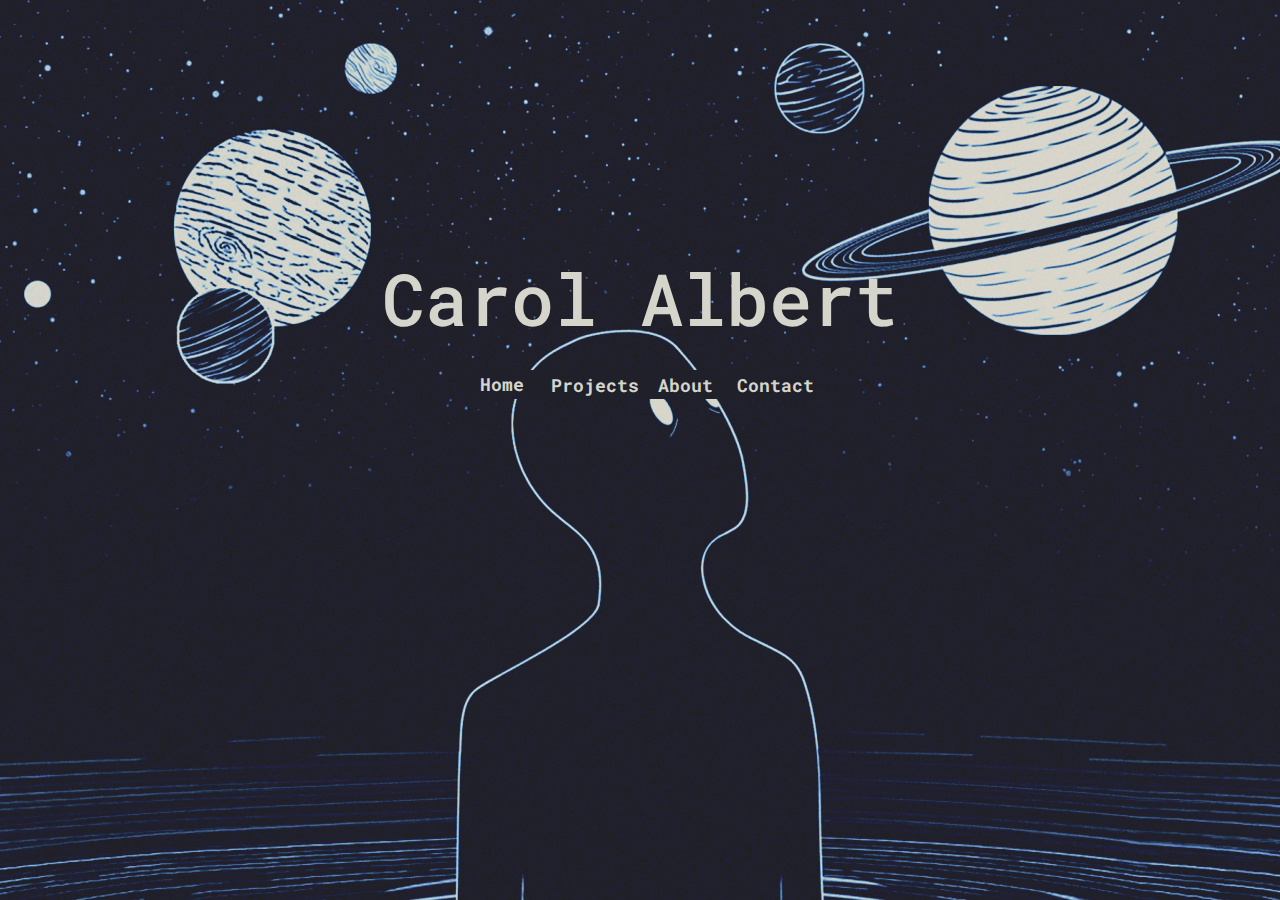
<file: index.html>
<!DOCTYPE html>
<html lang="en">
  <head>
    <link
      rel="stylesheet"
      href="https://stackpath.bootstrapcdn.com/bootstrap/4.4.1/css/bootstrap.min.css"
    />

    <link
      href="https://fonts.googleapis.com/css?family=Lora:400,700|Montserrat:300"
      rel="stylesheet"
    />
    <link rel="stylesheet" type="text/css" href="custom.css" />

    <meta charset="UTF-8" />
    <meta name="viewport" content="width=device-width, initial-scale=1.0" />
    <title>indexpage</title>
  </head>
  <body>
    <h1>Carol Albert</h1>

    <div class="homenav">
      <table class="front">
        <th><a href="index.html">Home</a></th>
        <th><a href="project.html">Projects</a></th>
        <th><a href="aboutme.html">About</a></th>
        <th><a href="contact.html"> Contact</a></th>
        <th></th>
      </table>
    </div>
  </body>
</html>
</file>
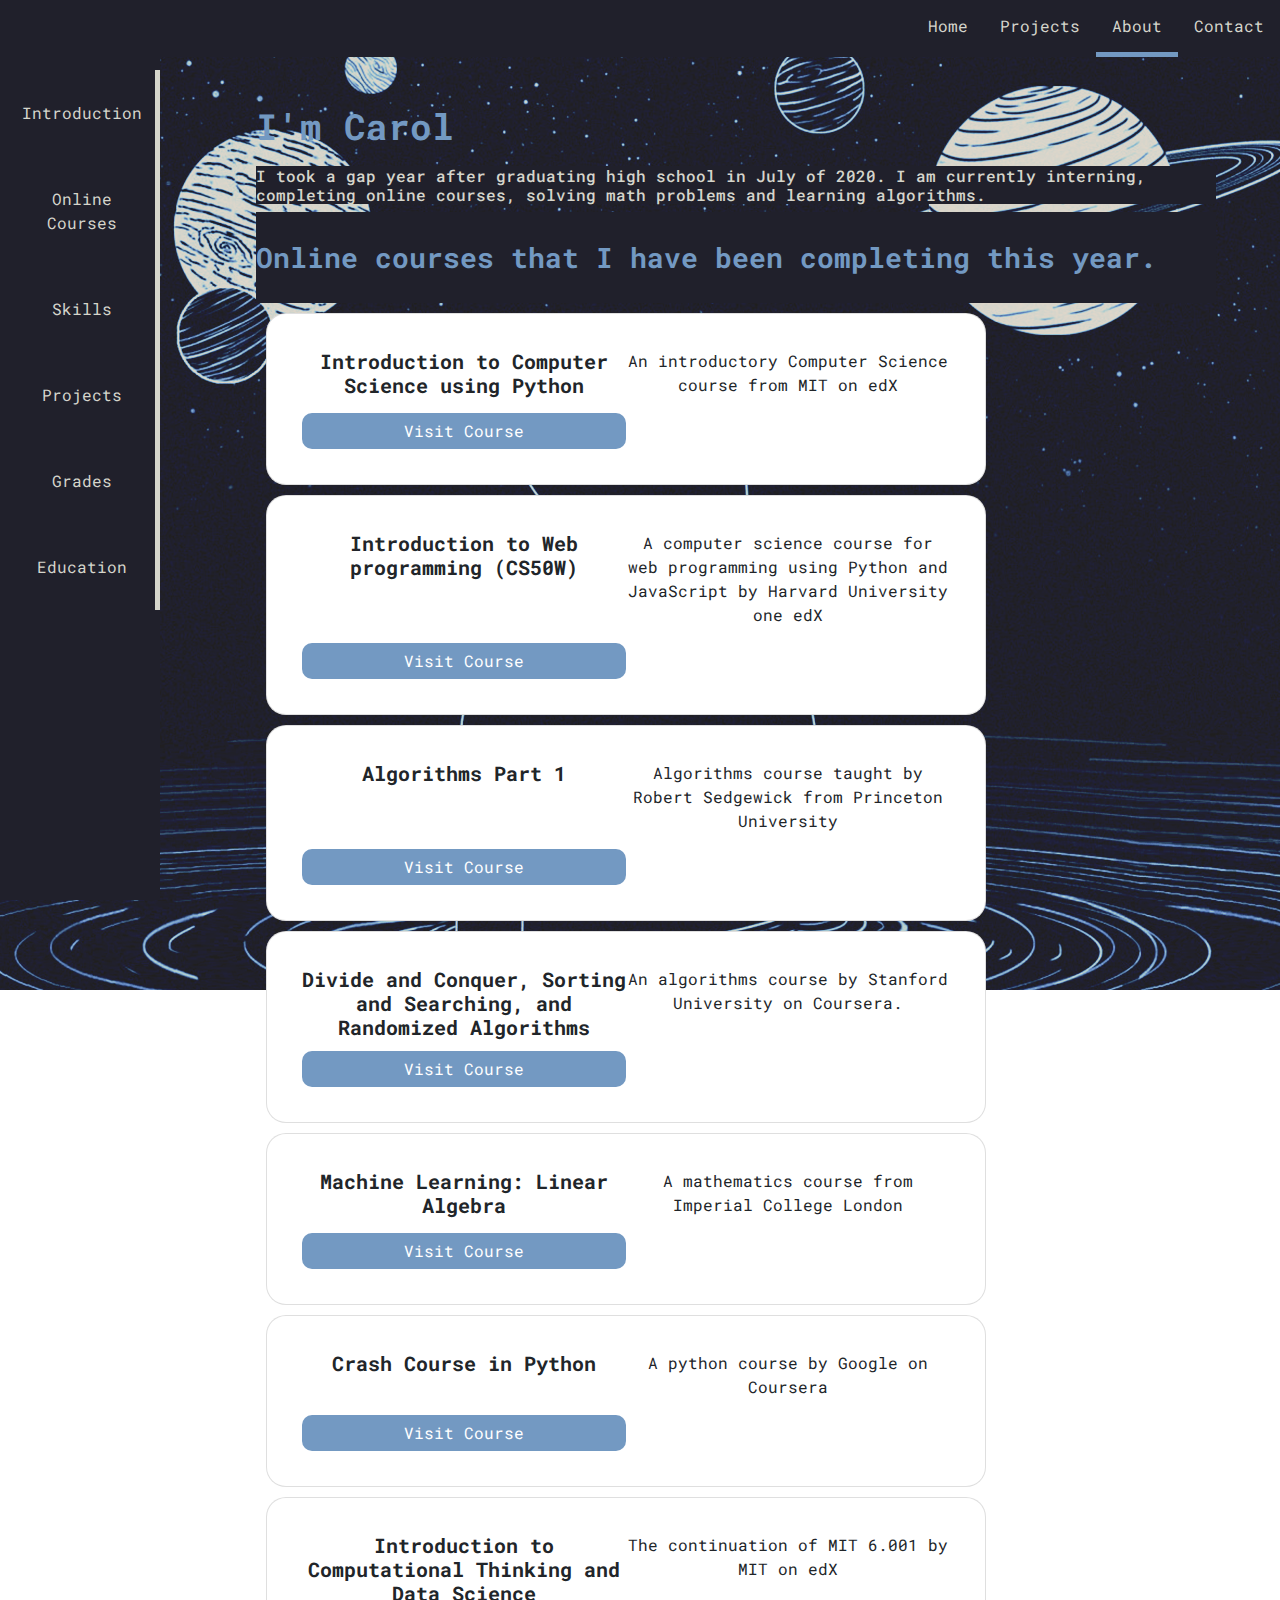
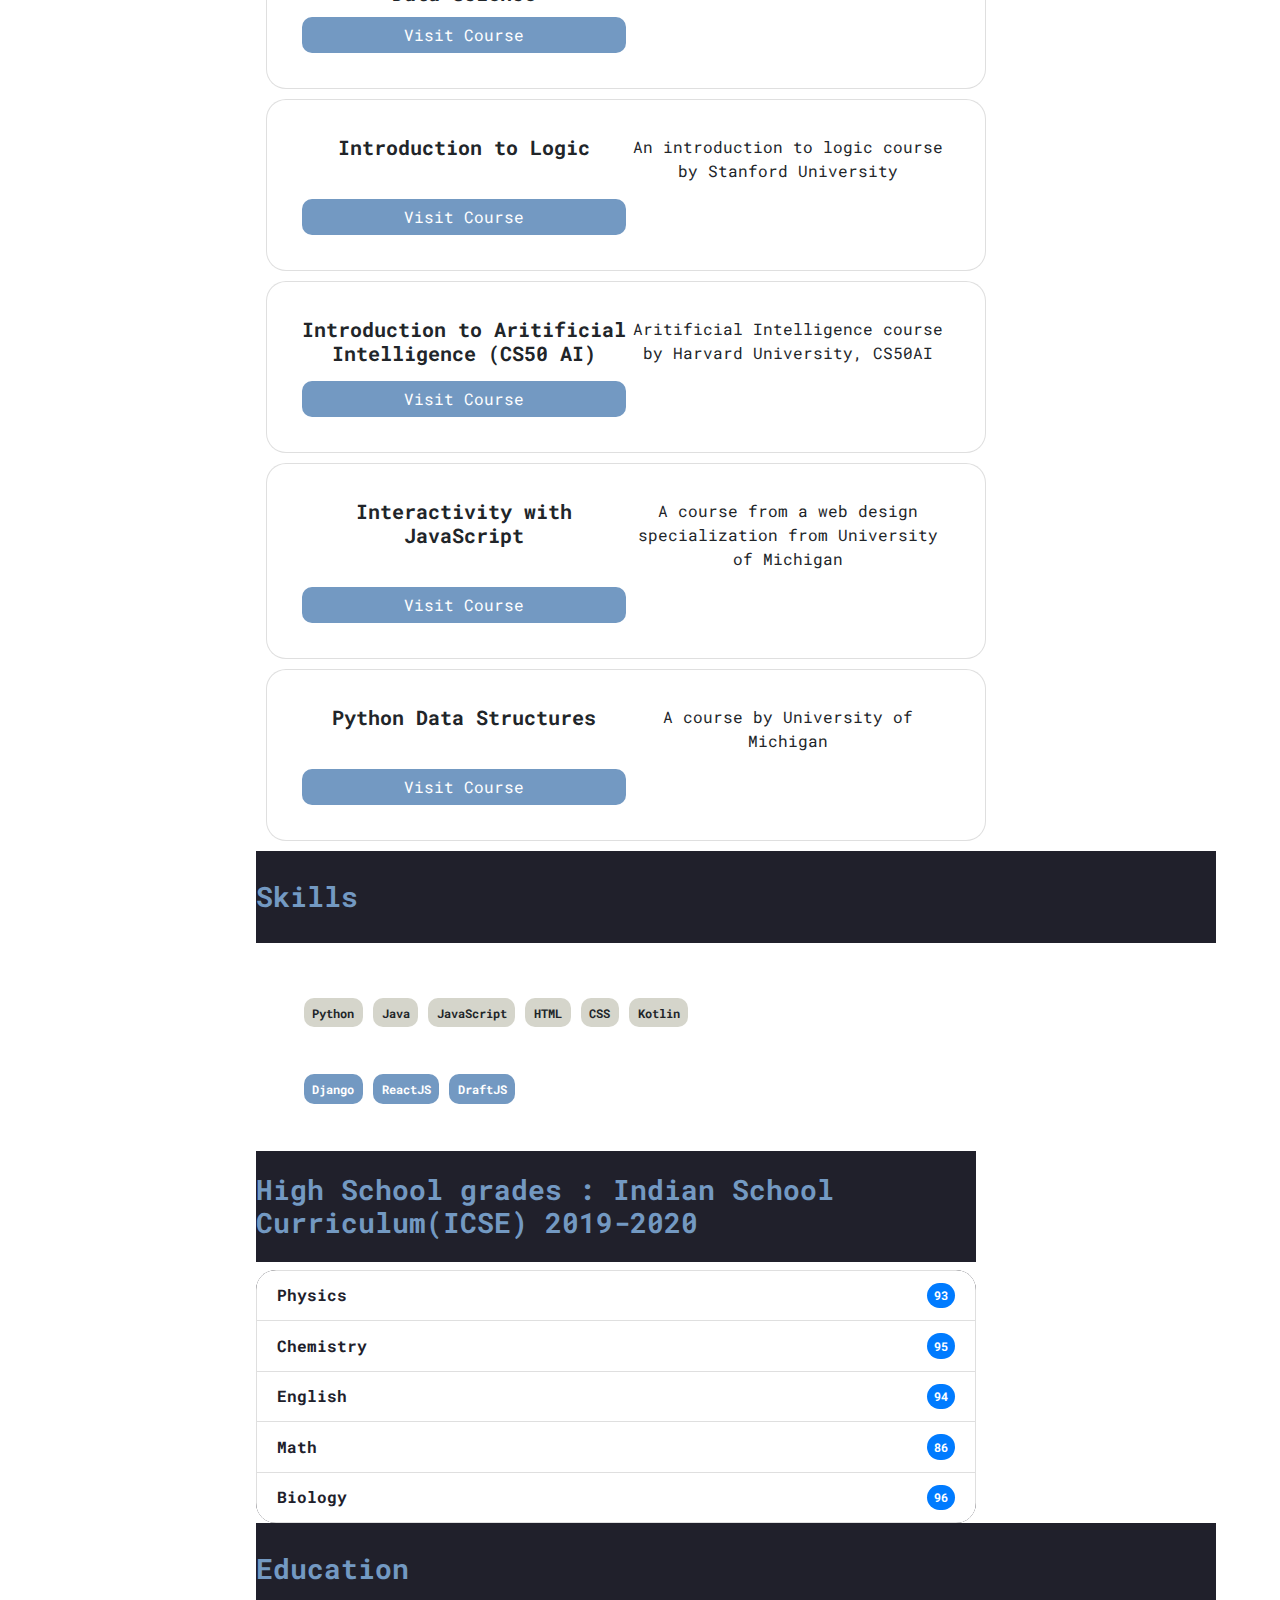
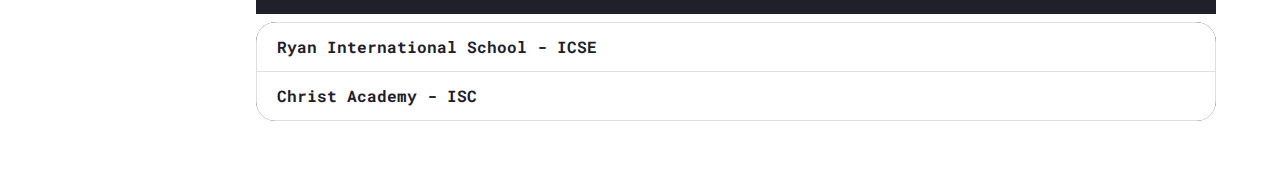
<file: aboutme.html>
<!DOCTYPE html>
<html lang="en">
  <head>
    <link
      rel="stylesheet"
      href="https://stackpath.bootstrapcdn.com/bootstrap/4.4.1/css/bootstrap.min.css"
    />
    <link
      href="https://fonts.googleapis.com/css2?family=Roboto+Mono:wght@300&display=swap"
      rel="stylesheet"
    />
    <link rel="stylesheet" type="text/css" href="custom.css" />
    <header>
      <div>
        <ul class="nav-bar">
          <li class="item"><a href="index.html">Home</a></li>
          <li class="item"><a href="project.html">Projects</a></li>
          <li class="item"><a href="aboutme.html" id="active">About</a></li>
          <li class="item"><a href="contact.html"> Contact</a></li>
          <li></li>
        </ul>
      </div>
    </header>
    <meta charset="UTF-8" />
    <meta name="viewport" content="width=device-width, initial-scale=1.0" />
    <title>About Me</title>
  </head>
  <link
    rel="stylesheet"
    href="https://cdnjs.cloudflare.com/ajax/libs/font-awesome/4.7.0/css/font-awesome.min.css"
  />

  <body>
    
  <div class="sidenavbar">

     <table class="sidenav">
    
    <tr><td><a href= "#intro" class="side-item">Introduction</a></td></tr>
    <tr><td><a href="#onlinecourse" class="side-item">Online Courses</a></td></tr>
    <tr><td><a href="#skills" class="side-item">Skills</a></td></tr>
    <tr><td><a href="project.html" target = "_blank"class="side-item">Projects</a></td></tr>
    <tr><td><a href="#grades" class="side-item">Grades</a></td></tr>
    <tr><td><a href="#education" class="side-item">Education</a></td></tr>
    
       
     </table>
    </div>
  <div class="sideafter">
    <h2 id =  intro>I'm Carol</h2>
    <h6>I took a gap year after graduating high school in July of 2020. I am currently interning, completing online courses, solving math problems and learning algorithms.</h6>
    
   <div id ="onlinecourse">
     <h3>Online courses that I have been completing this year.</h3>
     <div class="cards-list">
    <div class="card w-75">
      <div class="card-body">
        <h5 class="card-title">Introduction to Computer Science using Python</h5>
        <p class="card-text">An introductory Computer Science course from MIT on edX</p>
        <a href="https://courses.edx.org/courses/course-v1:MITx+6.00.1x+2T2020a/course/" target = "_blank" class="btn btn-primary">Visit Course</a>
      </div>
    </div>
    <div class="card w-75">
      <div class="card-body">
        <h5 class="card-title">Introduction to Web programming (CS50W)</h5>
        <p class="card-text">A computer science course for web programming using Python and JavaScript by Harvard University one edX</p>
        <a href="https://www.edx.org/course/cs50s-web-programming-with-python-and-javascript" target = "_blank" class="btn btn-primary">Visit Course</a>
      </div>
    </div>
    <div class="card w-75">
      <div class="card-body">
        <h5 class="card-title">Algorithms Part 1 </h5>
        <p class="card-text">Algorithms course taught by Robert Sedgewick from Princeton University</p>
        <a href="https://www.coursera.org/learn/algorithms-part1" target = "_blank" class="btn btn-primary">Visit Course</a>
      </div>
    </div>
    <div class="card w-75">
      <div class="card-body">
        <h5 class="card-title">Divide and Conquer, Sorting and Searching, and Randomized Algorithms</h5>
        <p class="card-text">An algorithms course by Stanford University on Coursera.</p>
        <a href="https://www.coursera.org/learn/algorithms-divide-conquer?" target = "_blank"class="btn btn-primary">Visit Course</a>
      </div>
    </div>
    <div class="card w-75">
      <div class="card-body">
        <h5 class="card-title">Machine Learning: Linear Algebra</h5>
        <p class="card-text">A mathematics course from Imperial College London</p>
        <a href="https://www.coursera.org/learn/linear-algebra-machine-learning" target = "_blank" class="btn btn-primary">Visit Course</a>
      </div>
    </div>
    <div class="card w-75">
      <div class="card-body">
        <h5 class="card-title">Crash Course in Python</h5>
        <p class="card-text">A python course by Google on Coursera</p>
        <a href="https://www.coursera.org/learn/python-crash-course" target = "_blank" class="btn btn-primary">Visit Course</a>
      </div>
    </div>
    <div class="card w-75">
      <div class="card-body">
        <h5 class="card-title">Introduction to Computational Thinking and Data Science</h5>
        <p class="card-text">The continuation of MIT 6.001 by MIT on edX</p>
        <a href="https://www.edx.org/course/introduction-to-computational-thinking-and-data-4" target = "_blank" class="btn btn-primary">Visit Course</a>
      </div>
    </div>
    <div class="card w-75">
      <div class="card-body">
        <h5 class="card-title">Introduction to Logic</h5>
        <p class="card-text">An introduction to logic course by Stanford University</p>
        <a href="https://www.coursera.org/learn/logic-introduction" target = "_blank " class="btn btn-primary">Visit Course</a>
      </div>
    </div>
    <div class="card w-75">
      <div class="card-body">
        <h5 class="card-title">Introduction to Aritificial Intelligence (CS50 AI) </h5>
        <p class="card-text">Aritificial Intelligence course by Harvard University, CS50AI</p>
        <a href="https://www.edx.org/course/cs50s-introduction-to-artificial-intelligence-with-python" target = "_blank"class="btn btn-primary">Visit Course</a>
      </div>
    </div>
    <div class="card w-75">
      <div class="card-body">
        <h5 class="card-title">Interactivity with JavaScript</h5>
        <p class="card-text">A course from a web design specialization from University of Michigan</p>
        <a href="https://www.coursera.org/learn/javascript?"  target = "_blank"class="btn btn-primary">Visit Course</a>
      </div>
    </div>
    <div class="card w-75">
      <div class="card-body">
        <h5 class="card-title">Python Data Structures</h5>
        <p class="card-text">A course by University of Michigan</p>
        <a href="https://www.coursera.org/learn/python-data?" target = "_blank"class="btn btn-primary">Visit Course</a>
      </div>
    </div>
    </div>

</div>
<h3>Skills</h3>
<div class="skills">
<div class="languages">
<div id=skills>
  <a href="#" class="badge badge-light">Python</a>
  <a href="#" class="badge badge-light">Java</a>
  <a href="#" class="badge badge-light">JavaScript</a>
  <a href="#" class="badge badge-light">HTML</a>
  <a href="#" class="badge badge-light">CSS</a>
  <a href="#" class="badge badge-light">Kotlin</a>
</div>
</div>
<div class="frameworks">
  <a href="#" class="badge badge-info">Django</a>
  <a href="#" class="badge badge-info">ReactJS</a>
  <a href="#" class="badge badge-info">DraftJS</a>
</div>
</div>
<div class="grades">
  <h3>High School grades : Indian School Curriculum(ICSE) 2019-2020</h3>
<ul class="list-group">
  <li class="list-group-item d-flex justify-content-between align-items-center">
    Physics
    <span class="badge badge-primary badge-pill">93</span>
  </li>
  <li class="list-group-item d-flex justify-content-between align-items-center">
    Chemistry
    <span class="badge badge-primary badge-pill">95</span>
  </li>
  <li class="list-group-item d-flex justify-content-between align-items-center">
    English
    <span class="badge badge-primary badge-pill">94</span>
  </li>
    <li class="list-group-item d-flex justify-content-between align-items-center">
      Math
      <span class="badge badge-primary badge-pill">86</span>
    </li>
    <li class="list-group-item d-flex justify-content-between align-items-center">
      Biology
      <span class="badge badge-primary badge-pill">96</span>
    </li>
  </ul>







</div>
<div class="Education" id = "education" >
  <h3>Education</h2>
  <ul class="list-group">
  
    <li class="list-group-item">Ryan International School - ICSE</li>
    <li class="list-group-item">Christ Academy - ISC</li>

  </ul>
  <br>
  <br>
  <br>
</div>


</div>







    </div>
   



   </div>
  </body>
</html>
</file>
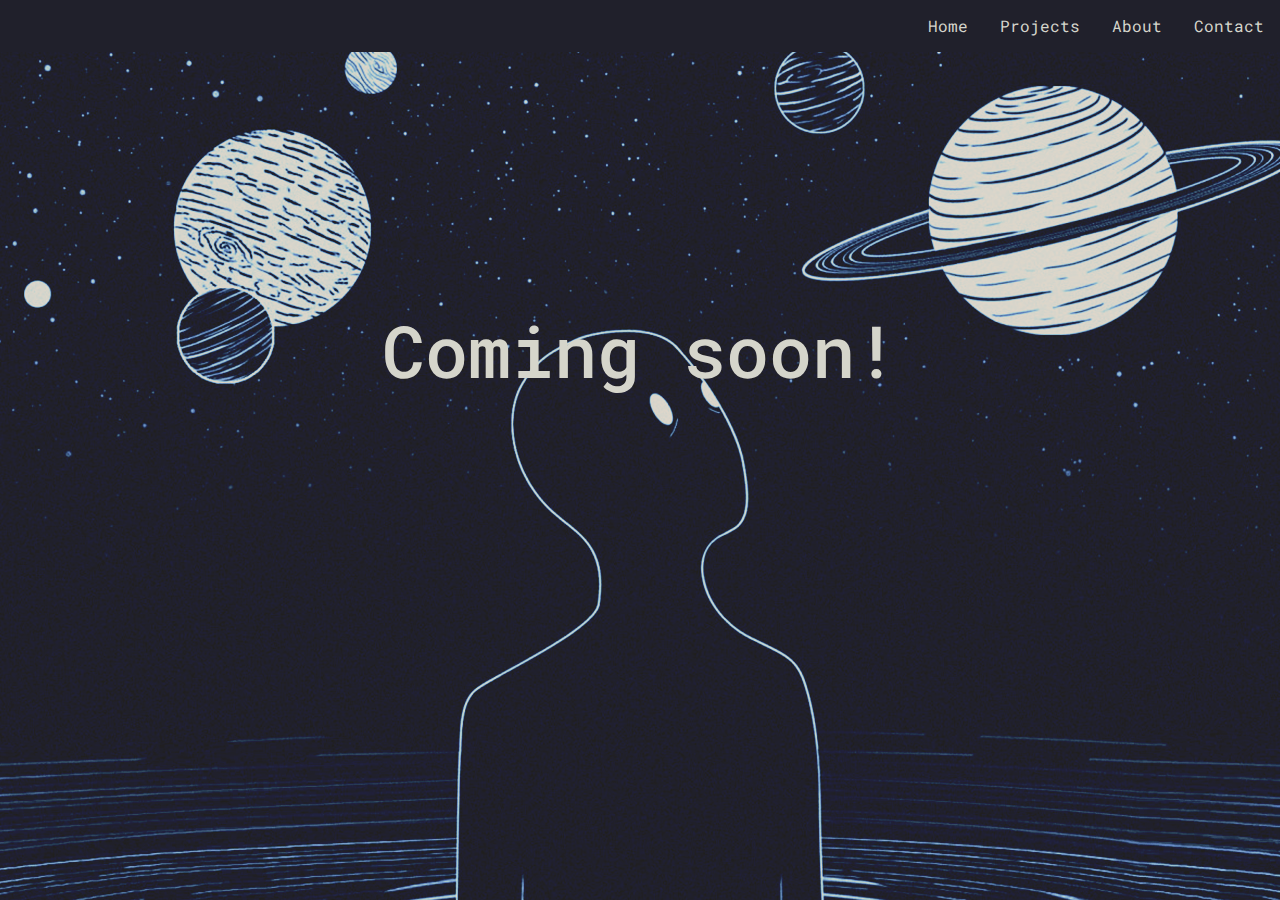
<file: comingsoon.html>
<!DOCTYPE html>
<html lang="en">
  <head>
    <link
      rel="stylesheet"
      href="https://stackpath.bootstrapcdn.com/bootstrap/4.4.1/css/bootstrap.min.css"
    />
<link
      href="https://fonts.googleapis.com/css2?family=Roboto+Mono:wght@300&display=swap"
      rel="stylesheet"
    />
    <link rel="stylesheet" type="text/css" href="custom.css" />
<header>
<div>
  <ul class="nav-bar">
    <li class = "item" ><a href= "index.html">Home</a></li>
    <li class = "item"><a href = "project.html".>Projects</a></li>
<li class="item"><a href="aboutme.html">About</a></li>    <li class = "item"><a href = "contact.html"> Contact</a><li>
  </ul>
</div>
</header>
 <meta charset="UTF-8" />
    <meta name="viewport" content="width=device-width, initial-scale=1.0" />
    <title>Coming soon</title>
  </head>
  <body>
   <div class="bg"></div>
<link rel="stylesheet" href="https://cdnjs.cloudflare.com/ajax/libs/font-awesome/4.7.0/css/font-awesome.min.css">
<h1>Coming soon!<h2>
</body>
</html>
</file>
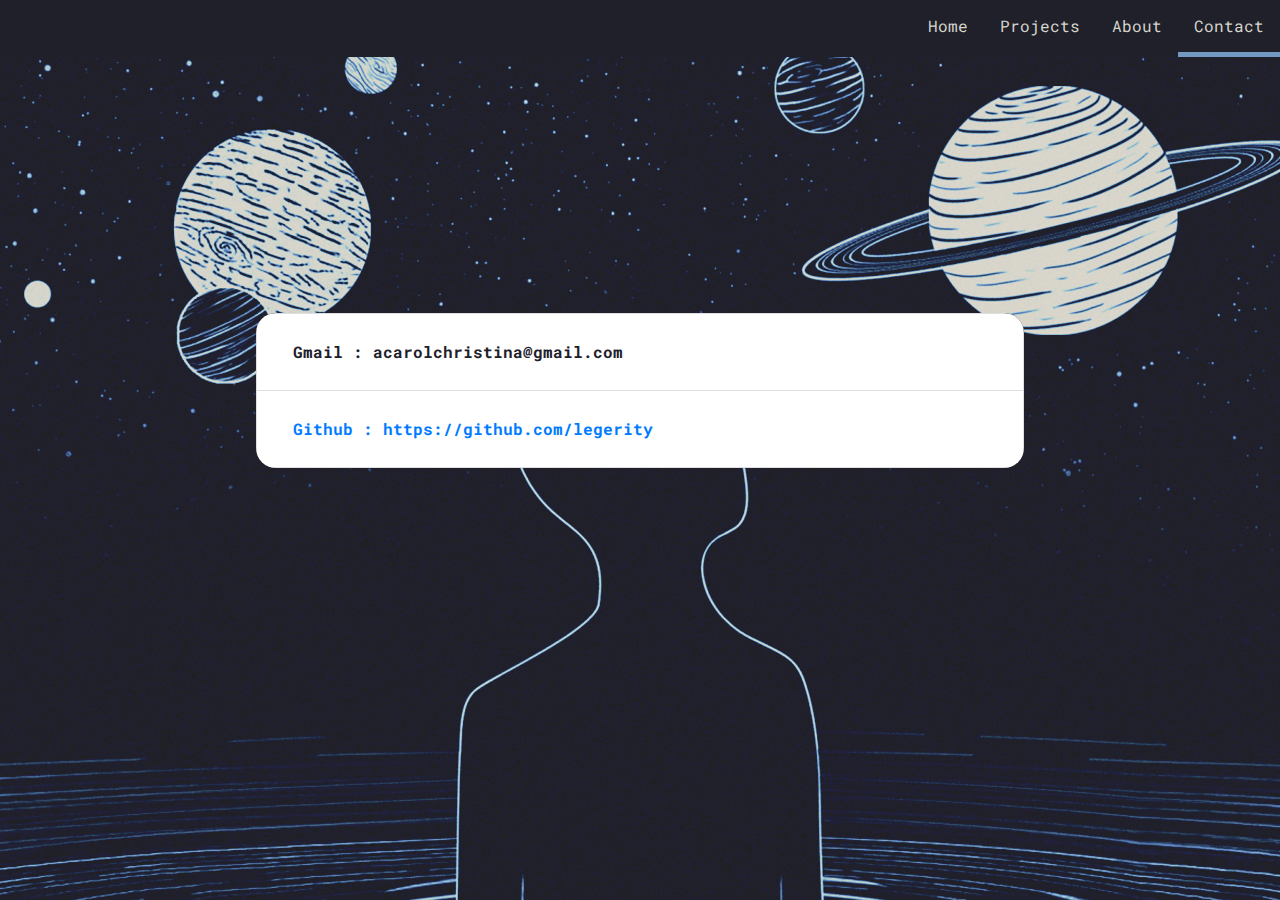
<file: contact.html>
<!DOCTYPE html>
<html lang="en">
  <head>
    <link
      rel="stylesheet"
      href="https://stackpath.bootstrapcdn.com/bootstrap/4.4.1/css/bootstrap.min.css"
    />
    <link
      href="https://fonts.googleapis.com/css2?family=Roboto+Mono:wght@300&display=swap"
      rel="stylesheet"
    />
    <script>
      $(function () {
        $('[data-toggle="popover"]').popover();
      });
    </script>
    <link rel="stylesheet" type="text/css" href="custom.css" />
    <header>
      <div>
        <ul class="nav-bar">
          <li class="item"><a href="index.html">Home</a></li>
          <li class="item"><a href="project.html">Projects</a></li>
          <li class="item"><a href="aboutme.html">About</a></li>
          <li class="item"><a href="contact.html" id="active"> Contact</a></li>
        </ul>
      </div>
    </header>
    <meta charset="UTF-8" />
    <meta name="viewport" content="width=device-width, initial-scale=1.0" />
    <title>Contact</title>
  </head>
  <body>
  <div class="contact-list">
  <ul class="list-group">
  <li class="list-group-item"><a> Gmail : acarolchristina@gmail.com</a></li>
  <li class="list-group-item"><a href = "#"> Github : https://github.com/legerity</li>
 </div>
</ul></body>
</html>
</file>
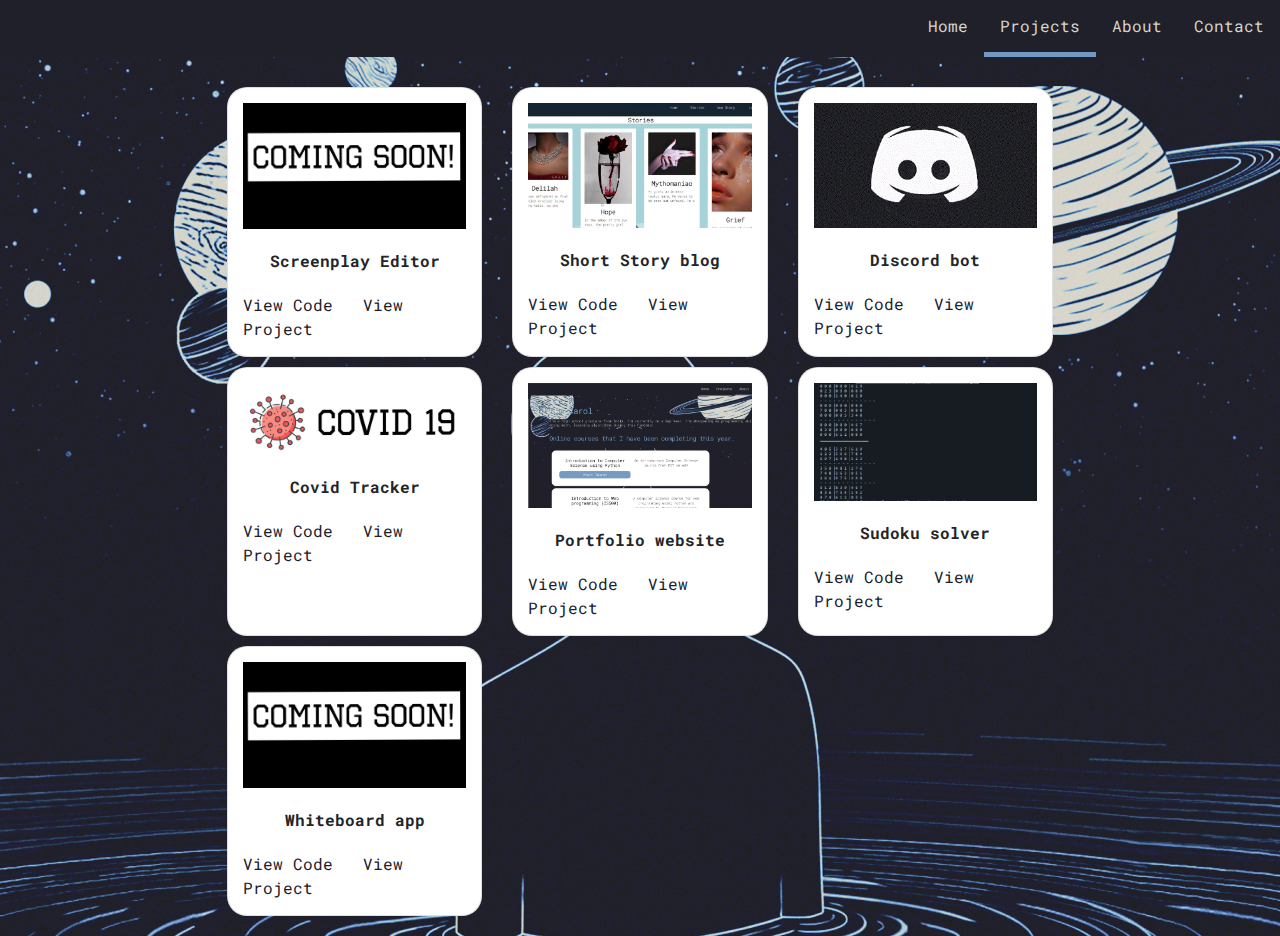
<file: project.html>
<!DOCTYPE html>
<html lang="en">
  <head>
    <link
      rel="stylesheet"
      href="https://stackpath.bootstrapcdn.com/bootstrap/4.4.1/css/bootstrap.min.css"
    />
    <link
      href="https://fonts.googleapis.com/css2?family=Roboto+Mono:wght@300&display=swap"
      rel="stylesheet"
    />
    <link rel="stylesheet" type="text/css" href="custom.css" />
    <header>
      <div>
        <ul class="nav-bar">
          <li class="item"><a href="index.html">Home</a></li>
          <li class="item">
            <a href="project.html" id="active">Projects</a>
          </li>
          <li class="item"><a href="aboutme.html">About</a></li>
          <li class="item"><a href="contact.html"> Contact</a></li>
        </ul>
      </div>
    </header>
    <meta charset="UTF-8" />
    <meta name="viewport" content="width=device-width, initial-scale=1.0" />
    <title>Contact</title>
  </head>
  <link
    rel="stylesheet"
    href="https://cdnjs.cloudflare.com/ajax/libs/font-awesome/4.7.0/css/font-awesome.min.css"
  />

  <body>
    <div class="card-deck">
      <div class="card">
        <div class="card-img-top">
          <img src="comingsoon.png" style="width: 100%; height: 100%" />
        </div>
        <div class="des-card">Screenplay Editor</div>

        <div class="links">
          <a class="card-link" href="comingsoon.html" target="_blank"
            >View Code</a
          >
          <a class="card-link" href="comingsoon.html" target="_blank"
            >View Project</a
          >
        </div>
      </div>
      <div class="card">
        <div class="card-img-top">
          <img src="blog.jpg" style="width: 100%; height: 100%" />
        </div>
        <div class="des-card">Short Story blog</div>

        <div class="links">
          <a
            class="card-link"
            href="https://github.com/legerity/short-story-django-blog"
            target="_blank"
            >View Code</a
          >
          <a
            class="card-link"
            href="https://youtu.be/bYKwT0Zc3D0"
            target="blank"
            >View Project</a
          >
        </div>
      </div>

      <div class="card">
        <div class="card-img-top">
          <img src="discord.jpg" style="width: 100%; height: 100%" />
        </div>
        <div class="des-card">Discord bot</div>

        <div class="links">
          <a
            class="card-link"
            href="https://github.com/legerity/Discord-bot"
            target="_blank"
            >View Code</a
          >
          <a
            class="card-link"
            href="https://github.com/legerity/Discord-bot"
            target="_blank"
            >View Project</a
          >
        </div>
      </div>
      <div class="card">
        <div class="card-img-top">
          <img src="covidtracker.jpg" style="width: 100%; height: 100%" />
        </div>
        <div class="des-card">Covid Tracker</div>

        <div class="links">
          <a
            class="card-link"
            href="https://github.com/legerity/covid-tracker"
            target="_blank"
            >View Code</a
          >
          <a
            class="card-link"
            href="https://youtu.be/Tmtql_GDWpw"
            target="_blank"
            >View Project</a
          >
        </div>
      </div>
      <div class="card">
        <div class="card-img-top">
          <img src="portfolio.png" style="width: 100%; height: 100%" />
        </div>
        <div class="des-card">Portfolio website</div>

        <div class="links">
          <a
            class="card-link"
            href="https://github.com/legerity/portfolio"
            target="_blank"
            >View Code</a
          >
          <a class="card-link" href="homepage.html" target="_blank"
            >View Project</a
          >
        </div>
      </div>

      <div class="card">
        <div class="card-img-top">
          <img src="solved.png" style="width: 100%; height: 100%" />
        </div>
        <div class="des-card">Sudoku solver</div>

        <div class="links">
          <a
            class="card-link"
            href="https://github.com/legerity/python-sudoku-solver"
            target="_blank"
            >View Code</a
          >
          <a
            class="card-link"
            href="https://github.com/legerity/python-sudoku-solver"
            target="_blank"
            >View Project</a
          >
        </div>
      </div>

      <div class="card">
        <div class="card-img-top">
          <img src="comingsoon.png" style="width: 100%; height: 100%" />
        </div>
        <div class="des-card">Whiteboard app</div>

        <div class="links">
          <a class="card-link" href="comingsoon.html" target="_blank"
            >View Code</a
          >
          <a class="card-link" href="comingsoon.html" target="_blank"
            >View Project</a
          >
        </div>
      </div>
    </div>
  </body>
</html>
</file>
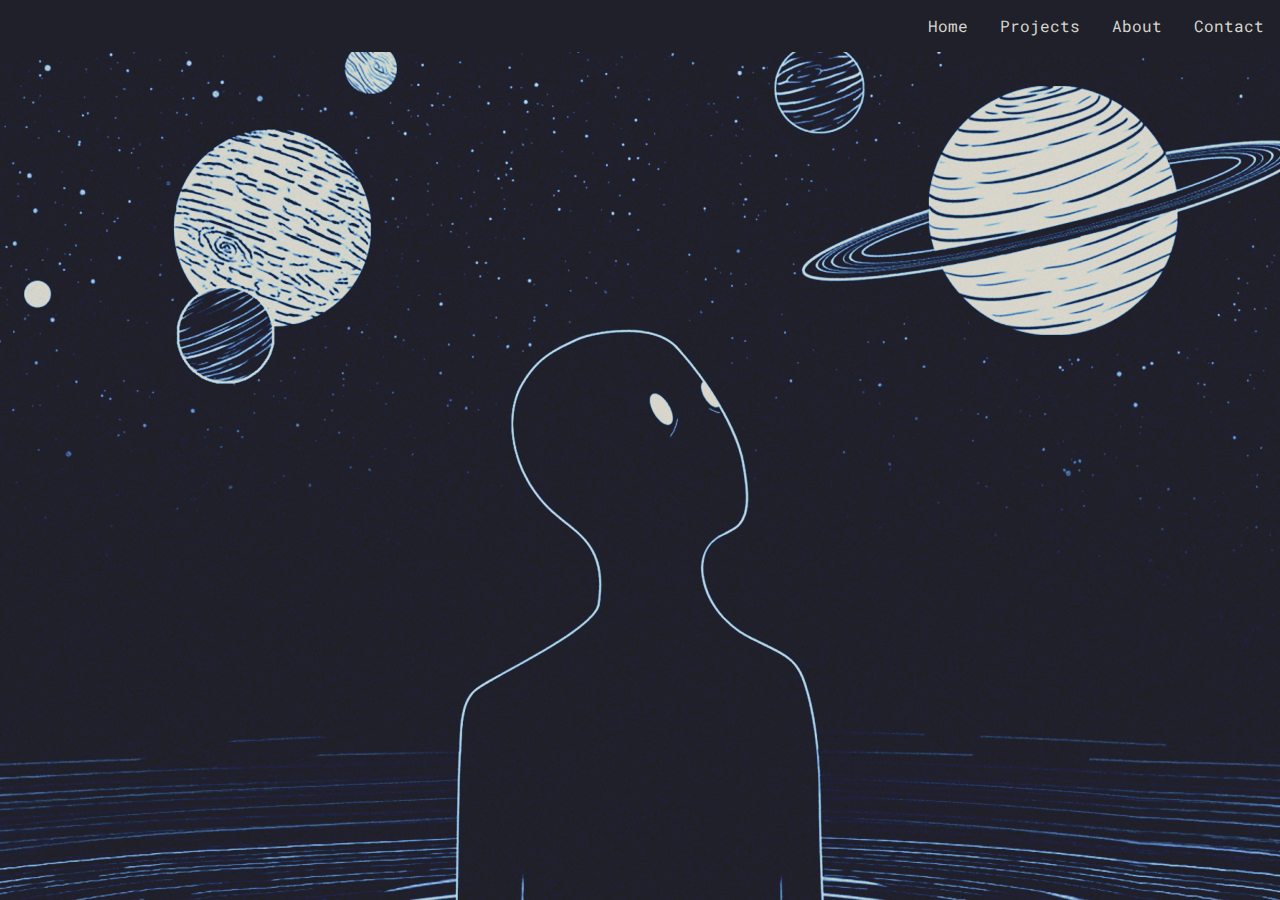
<file: viewsite.html>
<!DOCTYPE html>
<html lang="en">
  <head>
    <link
      rel="stylesheet"
      href="https://stackpath.bootstrapcdn.com/bootstrap/4.4.1/css/bootstrap.min.css"
    />
    <link
      href="https://fonts.googleapis.com/css2?family=Roboto+Mono:wght@300&display=swap"
      rel="stylesheet"
    />
    <link rel="stylesheet" type="text/css" href="custom.css" />
    <header>
      <div>
        <ul class="nav-bar">
          <li class="item"><a href="index.html">Home</a></li>
          <li class="item"><a href="project.html">Projects</a></li>
          <li class="item"><a href="aboutme.html">About</a></li>
          <li class="item"><a href="contact.html"> Contact</a></li>
          <li></li>
        </ul>
      </div>
    </header>
    <meta charset="UTF-8" />
    <meta name="viewport" content="width=device-width, initial-scale=1.0" />
    <title>Contact</title>
  </head>
  <link
    rel="stylesheet"
    href="https://cdnjs.cloudflare.com/ajax/libs/font-awesome/4.7.0/css/font-awesome.min.css"
  />

  <body>
    <div class="bg"></div>
  </body>
</html>
</file>
<file: custom.css>
@import url("https://fonts.googleapis.com/css2?family=Roboto+Mono:wght@300&display=swap");
.item a {
  text-decoration: none;
  color: #d5d5cb;
  text-decoration: none;
}
.item a:hover {
  color: #7399c2;
  text-decoration: none;
  transition: all 0.3s ease 0s;
}

ul {
  list-style-type: none;
  margin: 0;
  padding: 0;
  overflow: hidden;
  display: flex;
  background-color: #20202b;
  color: #d5d5cb;
  justify-content: flex-end;
}
li a {
  display: block;
  padding: 14px 16px;
  transition: all 0.3s ease 0s;
}
.bg {
}
body {
  box-sizing: border-box;
  background-image: url("84291.png");
  height: 100%;
  width: 100%;
  background-attachment: fixed;
  background-repeat: no-repeat;
  margin: 0;
  background-position: center;
  font-family: "Roboto Mono", monospace;
}
h1 {
  color: #d5d5cb;
  padding: 20px;
  text-align: center;
  font-family: "Roboto Mono", monospace;

  font-size: 72px;
  text-align: center;
  padding-top: 20%;
}
.front {
  border: none;
  align-items: center;
  margin-left: auto;
  margin-right: auto;
  background-color: #20202b;
  font-size: large;
}

th {
  justify-content: space-between;
}
th a {
  text-decoration: none;
  color: #d5d5cb;
  padding: 10%;
  margin: 10px;
}
th a:hover {
  text-decoration: none;
  color: #7399c2;
  transition: all 0.3s ease 0s;
}
#active {
  border-bottom: 5px solid #7399c2;
}

.des-card {
  text-align: center;
  padding: 10px;
  margin: 10px;
  font-weight: bold;
}
.card {
  display: flex;
  flex-wrap: wrap;
  padding: 15px;
  border-radius: 20px;
  margin: 10px;
}

.card-img-top {
  border-radius: 20px;
  border-color: #20202b;
  border: 1px;
}
.card-deck {
  padding-left: 15%;
  padding-right: 15%;
  margin: 20px;
  display: grid;
  grid-template-columns: 1fr 1fr 1fr;
}
.card-body {
  display: grid;
  grid-template-columns: 1fr 1fr;
  text-align: center;
  justify-content: space-between;
}

@media only screen and (max-width: 1024px) {
  .card-deck {
    display: grid;
    grid-template-columns: 1fr 1fr;
  }
}
@media only screen and (max-width: 768px) {
  .card-deck {
    display: grid;
    grid-template-columns: auto;
  }
}
.card-link {
  color: #20202b;
}
.card-link:hover {
  color: #7399c2;
}

.sidenavbar {
  justify-content: flex-start;
  height: 100%;
  position: fixed;
  z-index: 1;
  top: 0;
  left: 0;
  width: 160px;
  background-color: #20202b;
  padding-top: 70px;

  overflow-x: hidden;
}
.sidenav {
  border-right: 5px solid #d5d5cb;
}
.sidenav a {
  color: #d5d5cb;
  display: block;
  padding: 6px 8px 6px 16px;
  padding-top: 30px;
  padding-bottom: 30px;
  text-align: center;
}
@media screen and (max-width: 650px) {
  .sidenavbar,
  .sidebar {
    display: none;
  }
  .card w-75,
  .card-body {
    display: flex;
    flex-wrap: wrap;
  }
  .body {
    text-align: center;
  }
  .card-deck {
    display: grid;
    grid-template-columns: auto;
  }

  .nav-bar {
    display: flexbox;
    grid-template-columns: 1fr 1fr;
  }
  .item a {
    padding: 2px;
    margin: 3px;
  }
  .list-group-item a {
    word-wrap: break-word;

    font-size: smaller;
  }
}

.sidenav a.active {
  background-color: #7399c2;
}
.sidenav a:hover {
  background-color: #7399c2;
  text-decoration: none;
  transition: all 0.3s ease 0s;
}
h2 {
  padding-top: 5%;
  padding-bottom: 1%;
  font-size: 36px;
  color: #7399c2;
  font-weight: bolder;
}
.sideafter {
  padding-left: 20%;
  padding-right: 5%;
}
.btn-primary {
  background-color: #7399c2;
  border: none;
  border-radius: 10px;
}
.btn-primary:hover {
  background-color: #20202b;
  box-shadow: #7399c2;
  transition: all 0.3s ease 0s;
}
h5 {
  font-weight: bold;
}
.badge-light {
  padding: 1%;
  background-color: #d5d5cb;
  border-radius: 10px;
}
.badge-info {
  padding: 1%;
  background-color: #7399c2;
  border-radius: 10px;
}
.languages {
  margin: 10px;
  padding: 2%;
}
.frameworks {
  margin: 10px;
  padding: 2%;
}
.skills {
  padding: 2%;
}
h3 {
  color: #7399c2;
  padding-bottom: 3%;
  padding-top: 3%;
  font-weight: bold;
  background-color: rgb(32, 32, 43, 50);
}
h6 {
  color: #d5d5cb;
  background-color: rgb(32, 32, 43, 50);
}
.list-group {
  color: #20202b;
  border-radius: 20px;
  font-weight: bold;
}
.grades {
  padding-right: 25%;
  border-radius: 10px;
}
.badge-pill {
  padding: 1%;
}
.education {
  padding-bottom: 5%;
}
.contact-list {
  padding: 20%;
  border-radius: 30px;
}
</file>
